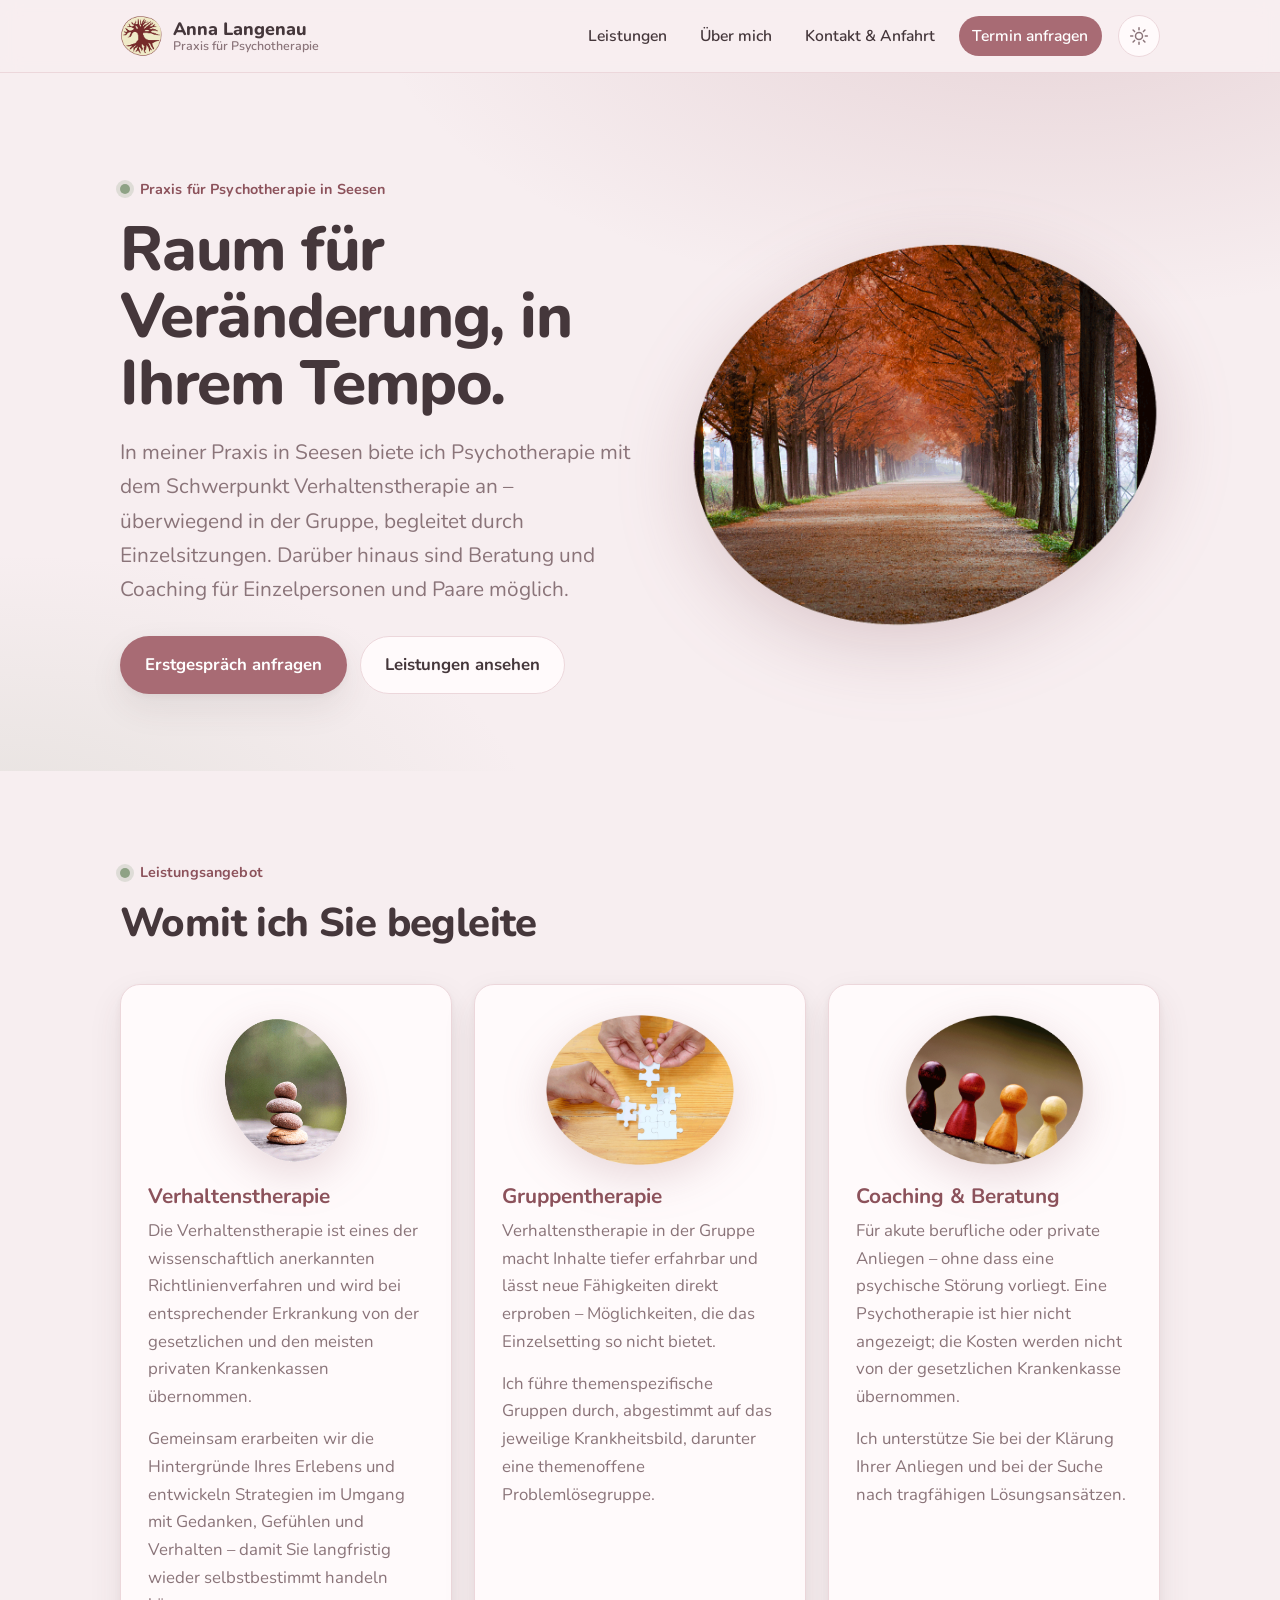
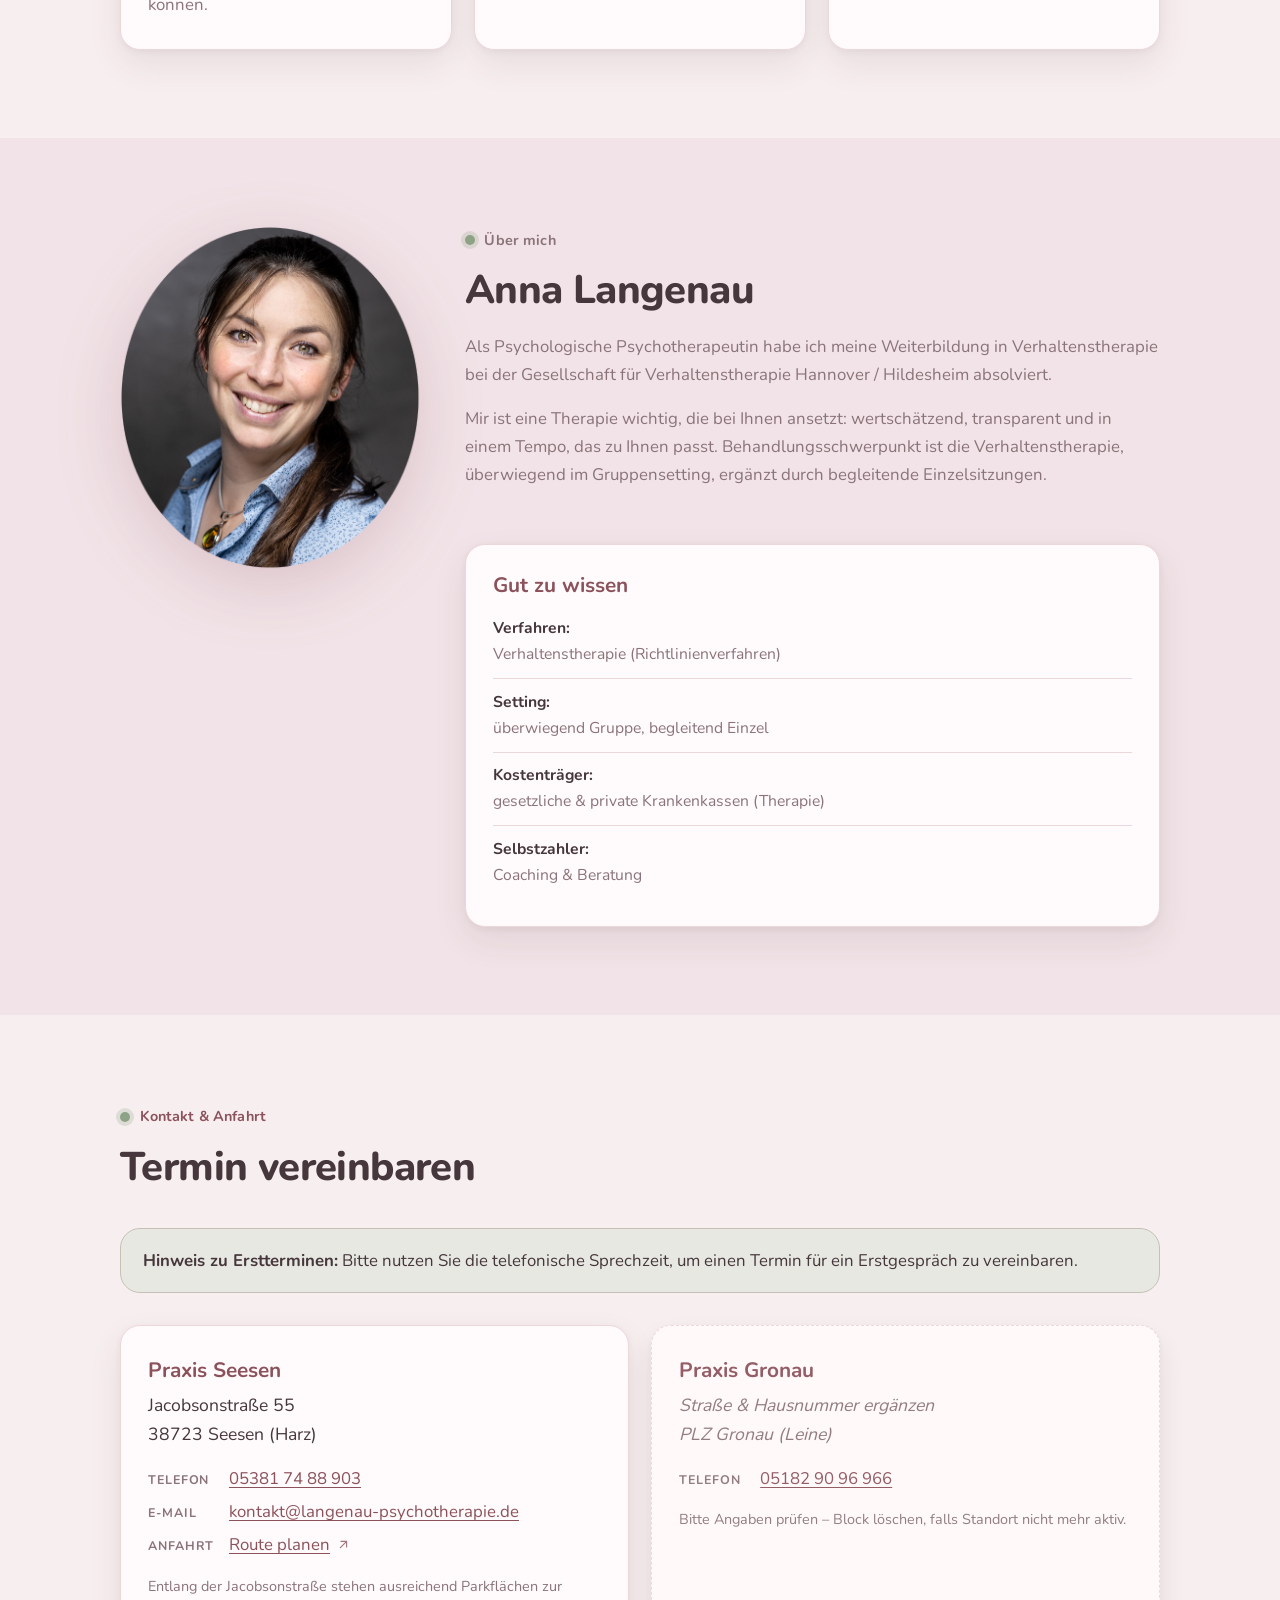
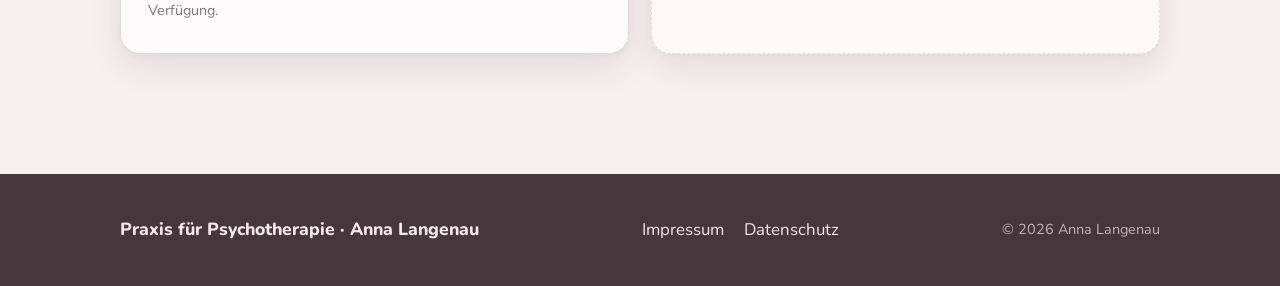
<file: index.html>
<!DOCTYPE html>
<html lang="de">
<head>
  <meta charset="UTF-8" />
  <meta name="viewport" content="width=device-width, initial-scale=1.0" />
  <title>Praxis für Psychotherapie · Anna Langenau · Seesen</title>
  <meta name="description" content="Praxis für Psychotherapie Anna Langenau in Seesen (Harz). Verhaltenstherapie, Gruppentherapie sowie Coaching & Beratung – mit Schwerpunkt Verhaltenstherapie." />
  <meta name="robots" content="noindex, nofollow" /> <!-- VORSCHAU: vor Go-Live auf "index, follow" zurücksetzen -->
  <meta property="og:type" content="website" />
  <meta property="og:title" content="Praxis für Psychotherapie · Anna Langenau" />
  <meta property="og:description" content="Verhaltenstherapie, Gruppentherapie, Coaching & Beratung in Seesen (Harz)." />
  <meta property="og:locale" content="de_DE" />
  <meta name="theme-color" content="#a86b74" />
  <link rel="icon" href="assets/favicon.svg" type="image/svg+xml" />
  <link rel="stylesheet" href="css/style.css" />
  <script>try{var t=localStorage.getItem("theme");if(t){document.documentElement.setAttribute("data-theme",t);}}catch(e){}</script>
</head>
<body>
  <a class="skip-link" href="#main">Zum Inhalt springen</a>

  <header class="site-header" id="top">
    <div class="wrap header-inner">
      <a class="brand" href="#top" aria-label="Startseite – Praxis Anna Langenau">
        <img class="brand-mark" src="assets/img/logo-mark.png" width="42" height="42" alt="" aria-hidden="true" />
        <span class="brand-text">
          <strong>Anna Langenau</strong>
          <small>Praxis für Psychotherapie</small>
        </span>
      </a>

      <div class="header-right">
        <nav class="site-nav" id="site-nav" aria-label="Hauptnavigation">
          <ul>
            <li><a href="#leistungen">Leistungen</a></li>
            <li><a href="#ueber-mich">Über mich</a></li>
            <li><a href="#kontakt">Kontakt &amp; Anfahrt</a></li>
            <li><a class="nav-cta" href="#kontakt">Termin anfragen</a></li>
          </ul>
        </nav>
        <button class="theme-toggle" type="button" aria-label="Zwischen hellem und dunklem Design wechseln" title="Hell / Dunkel">
          <svg class="icon-sun" viewBox="0 0 24 24" fill="none" stroke="currentColor" stroke-width="1.8" stroke-linecap="round" aria-hidden="true"><circle cx="12" cy="12" r="4.2"/><path d="M12 2v2.5M12 19.5V22M4.9 4.9l1.8 1.8M17.3 17.3l1.8 1.8M2 12h2.5M19.5 12H22M4.9 19.1l1.8-1.8M17.3 6.7l1.8-1.8"/></svg>
          <svg class="icon-moon" viewBox="0 0 24 24" fill="none" stroke="currentColor" stroke-width="1.8" stroke-linecap="round" stroke-linejoin="round" aria-hidden="true"><path d="M20 14.5A8.5 8.5 0 1 1 9.5 4a6.6 6.6 0 0 0 10.5 10.5z"/></svg>
        </button>
        <button class="nav-toggle" aria-expanded="false" aria-controls="site-nav" aria-label="Menü öffnen">
          <span></span><span></span><span></span>
        </button>
      </div>
    </div>
  </header>

  <main id="main">

    <!-- HERO -->
    <section class="hero">
      <div class="wrap hero-inner">
        <div class="hero-text">
          <p class="eyebrow">Praxis für Psychotherapie in Seesen</p>
          <h1>Raum für Veränderung, in Ihrem Tempo.</h1>
          <p class="lead">
            In meiner Praxis in Seesen biete ich Psychotherapie mit dem Schwerpunkt
            Verhaltenstherapie an – überwiegend in der Gruppe, begleitet durch
            Einzelsitzungen. Darüber hinaus sind Beratung und Coaching für
            Einzelpersonen und Paare möglich.
          </p>
          <div class="hero-actions">
            <a class="btn btn-primary" href="#kontakt">Erstgespräch anfragen</a>
            <a class="btn btn-ghost" href="#leistungen">Leistungen ansehen</a>
          </div>
        </div>
        <figure class="hero-media">
          <img src="assets/img/foto-start.png" width="1024" height="838"
               alt="Ruhige, einladende Atmosphäre der Praxis für Psychotherapie" />
        </figure>
      </div>
    </section>

    <!-- LEISTUNGEN -->
    <section id="leistungen" class="section">
      <div class="wrap">
        <header class="section-head">
          <p class="eyebrow">Leistungsangebot</p>
          <h2>Womit ich Sie begleite</h2>
        </header>

        <div class="cards">
          <article class="card">
            <figure class="card-media">
              <img src="assets/img/foto-verhaltenstherapie.png" width="461" height="550" loading="lazy"
                   alt="Verhaltenstherapie" />
            </figure>
            <h3>Verhaltenstherapie</h3>
            <p>
              Die Verhaltenstherapie ist eines der wissenschaftlich anerkannten
              Richtlinienverfahren und wird bei entsprechender Erkrankung von der
              gesetzlichen und den meisten privaten Krankenkassen übernommen.
            </p>
            <p>
              Gemeinsam erarbeiten wir die Hintergründe Ihres Erlebens und
              entwickeln Strategien im Umgang mit Gedanken, Gefühlen und Verhalten –
              damit Sie langfristig wieder selbstbestimmt handeln können.
            </p>
          </article>

          <article class="card">
            <figure class="card-media">
              <img src="assets/img/foto-gruppentherapie.png" width="1024" height="819" loading="lazy"
                   alt="Gruppentherapie" />
            </figure>
            <h3>Gruppentherapie</h3>
            <p>
              Verhaltenstherapie in der Gruppe macht Inhalte tiefer erfahrbar und
              lässt neue Fähigkeiten direkt erproben – Möglichkeiten, die das
              Einzelsetting so nicht bietet.
            </p>
            <p>
              Ich führe themenspezifische Gruppen durch, abgestimmt auf das jeweilige
              Krankheitsbild, darunter eine themenoffene Problemlösegruppe.
            </p>
          </article>

          <article class="card">
            <figure class="card-media">
              <img src="assets/img/foto-beratung-coaching.png" width="1024" height="857" loading="lazy"
                   alt="Coaching und Beratung" />
            </figure>
            <h3>Coaching &amp; Beratung</h3>
            <p>
              Für akute berufliche oder private Anliegen – ohne dass eine psychische
              Störung vorliegt. Eine Psychotherapie ist hier nicht angezeigt; die
              Kosten werden nicht von der gesetzlichen Krankenkasse übernommen.
            </p>
            <p>
              Ich unterstütze Sie bei der Klärung Ihrer Anliegen und bei der Suche
              nach tragfähigen Lösungsansätzen.
            </p>
          </article>
        </div>
      </div>
    </section>

    <!-- ÜBER MICH -->
    <section id="ueber-mich" class="section section-alt">
      <div class="wrap about">
        <figure class="about-photo">
          <img src="assets/img/anna-langenau.png" width="613" height="700" loading="lazy"
               alt="Anna Langenau, Psychologische Psychotherapeutin" />
        </figure>
        <div class="about-text">
          <p class="eyebrow">Über mich</p>
          <h2>Anna Langenau</h2>
          <p>
            Als Psychologische Psychotherapeutin habe ich meine Weiterbildung in
            Verhaltenstherapie bei der Gesellschaft für Verhaltenstherapie
            Hannover&nbsp;/&nbsp;Hildesheim absolviert.
          </p>
          <p>
            Mir ist eine Therapie wichtig, die bei Ihnen ansetzt: wertschätzend,
            transparent und in einem Tempo, das zu Ihnen passt. Behandlungsschwerpunkt
            ist die Verhaltenstherapie, überwiegend im Gruppensetting, ergänzt durch
            begleitende Einzelsitzungen.
          </p>
          <!-- TODO Anna: Hier gern 2–3 Sätze zu Werdegang, Schwerpunkten, Haltung ergänzen. -->
        </div>
        <aside class="about-aside">
          <h3>Gut zu wissen</h3>
          <ul class="facts">
            <li><strong>Verfahren:</strong> Verhaltenstherapie (Richtlinienverfahren)</li>
            <li><strong>Setting:</strong> überwiegend Gruppe, begleitend Einzel</li>
            <li><strong>Kostenträger:</strong> gesetzliche &amp; private Krankenkassen (Therapie)</li>
            <li><strong>Selbstzahler:</strong> Coaching &amp; Beratung</li>
          </ul>
        </aside>
      </div>
    </section>

    <!-- KONTAKT -->
    <section id="kontakt" class="section">
      <div class="wrap">
        <header class="section-head">
          <p class="eyebrow">Kontakt &amp; Anfahrt</p>
          <h2>Termin vereinbaren</h2>
        </header>

        <div class="contact-note">
          <p>
            <strong>Hinweis zu Erstterminen:</strong> Bitte nutzen Sie die
            telefonische Sprechzeit, um einen Termin für ein Erstgespräch zu
            vereinbaren.
          </p>
        </div>

        <div class="contact-grid">
          <article class="location">
            <h3>Praxis Seesen</h3>
            <address>
              Jacobsonstraße&nbsp;55<br />
              38723&nbsp;Seesen (Harz)
            </address>
            <p class="loc-row">
              <span class="loc-label">Telefon</span>
              <a href="tel:+4953817488903">05381&nbsp;74&nbsp;88&nbsp;903</a>
            </p>
            <p class="loc-row">
              <span class="loc-label">E-Mail</span>
              <a href="mailto:kontakt@langenau-psychotherapie.de">kontakt@langenau-psychotherapie.de</a>
            </p>
            <p class="loc-row">
              <span class="loc-label">Anfahrt</span>
              <a class="route-link" href="https://www.google.com/maps/dir/?api=1&amp;destination=Jacobsonstra%C3%9Fe%2055%2C%2038723%20Seesen" target="_blank" rel="noopener noreferrer">Route planen
                <svg viewBox="0 0 24 24" width="15" height="15" fill="none" stroke="currentColor" stroke-width="1.8" stroke-linecap="round" stroke-linejoin="round" aria-hidden="true"><path d="M7 17 17 7M8 7h9v9"/></svg>
              </a>
            </p>
            <p class="loc-hint">Entlang der Jacobsonstraße stehen ausreichend Parkflächen zur Verfügung.</p>
          </article>

          <!-- TODO Anna: Zweite Praxis Gronau – Adresse ergänzen oder diesen Block löschen,
               falls der Standort nicht mehr besteht. -->
          <article class="location is-placeholder">
            <h3>Praxis Gronau</h3>
            <address>
              <em>Straße &amp; Hausnummer ergänzen</em><br />
              <em>PLZ Gronau (Leine)</em>
            </address>
            <p class="loc-row">
              <span class="loc-label">Telefon</span>
              <a href="tel:+49518290 96966">05182&nbsp;90&nbsp;96&nbsp;966</a>
            </p>
            <p class="loc-hint">Bitte Angaben prüfen – Block löschen, falls Standort nicht mehr aktiv.</p>
          </article>
        </div>
      </div>
    </section>
  </main>

  <footer class="site-footer">
    <div class="wrap footer-inner">
      <p class="footer-brand">Praxis für Psychotherapie · Anna Langenau</p>
      <nav aria-label="Rechtliches">
        <ul class="footer-nav">
          <li><a href="impressum.html">Impressum</a></li>
          <li><a href="datenschutz.html">Datenschutz</a></li>
        </ul>
      </nav>
      <p class="footer-copy">&copy; <span id="year">2026</span> Anna Langenau</p>
    </div>
  </footer>

  <script src="js/main.js" defer></script>
</body>
</html>
</file>
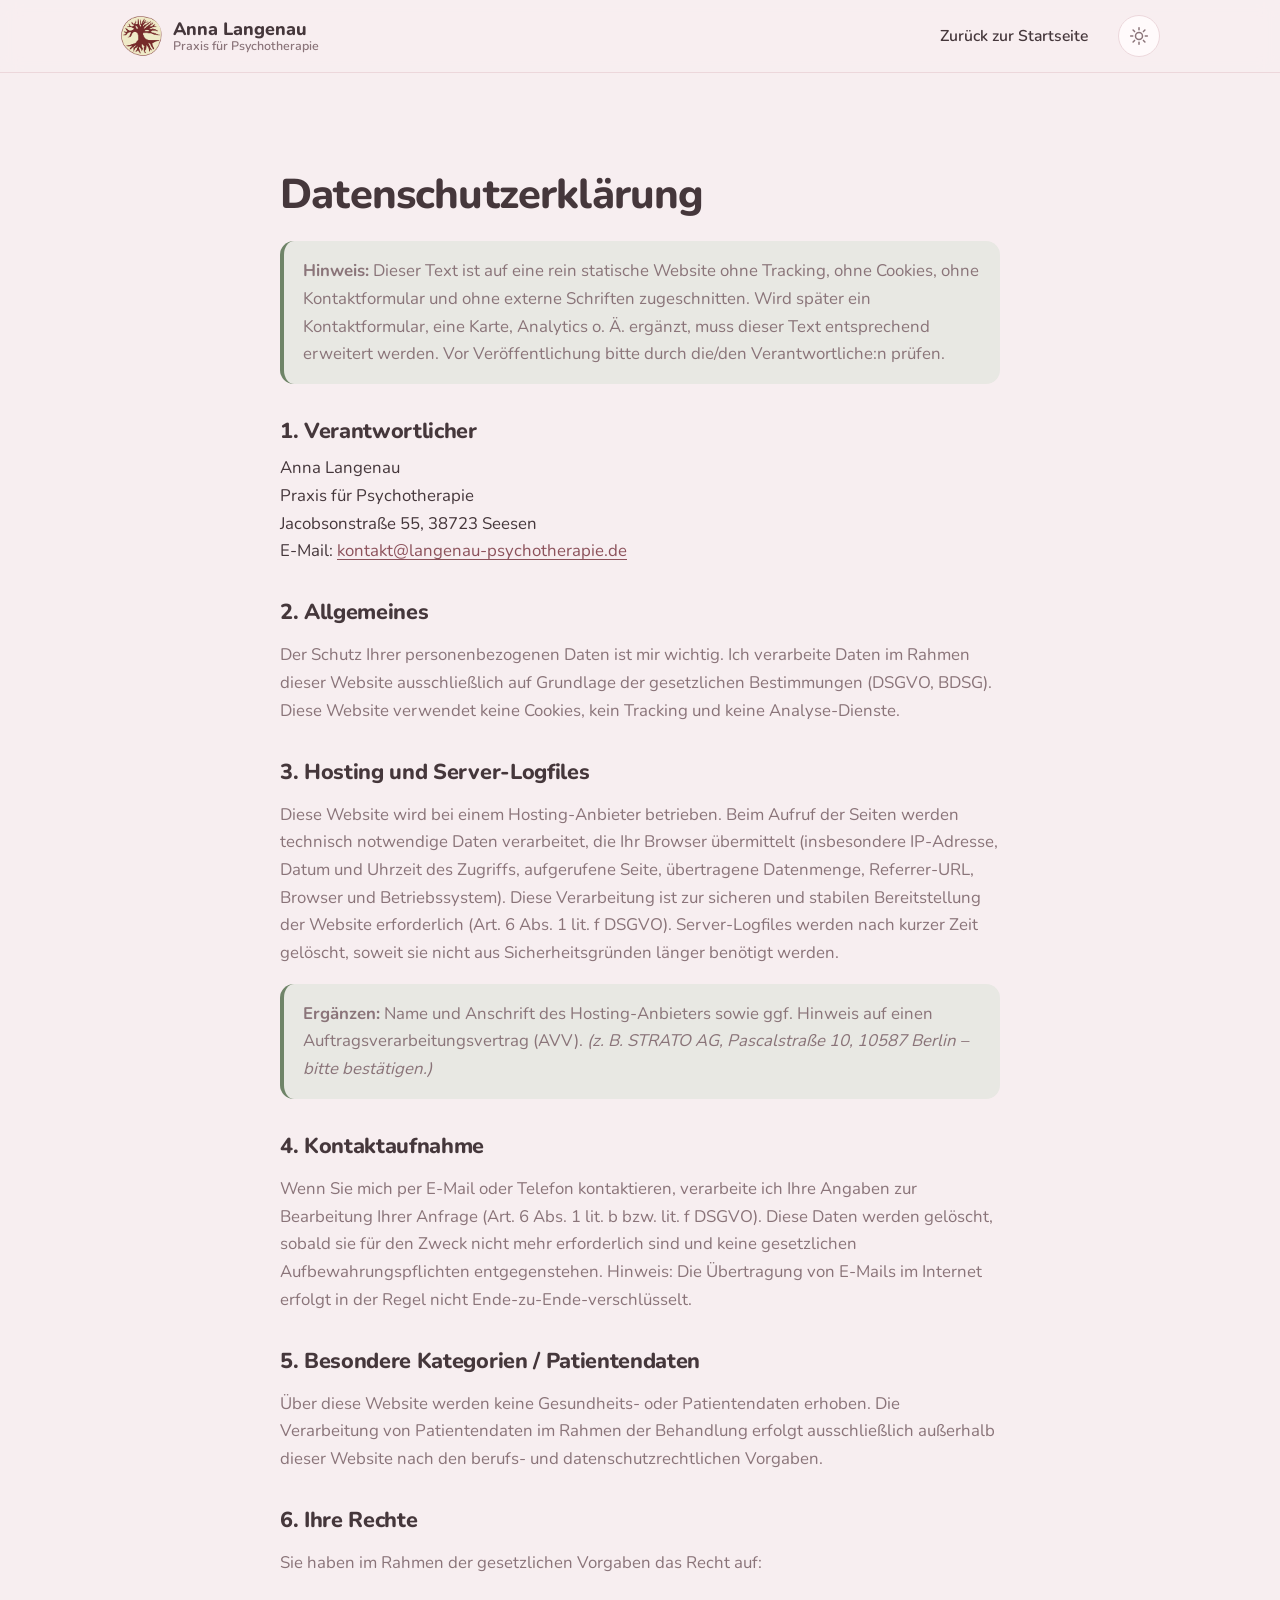
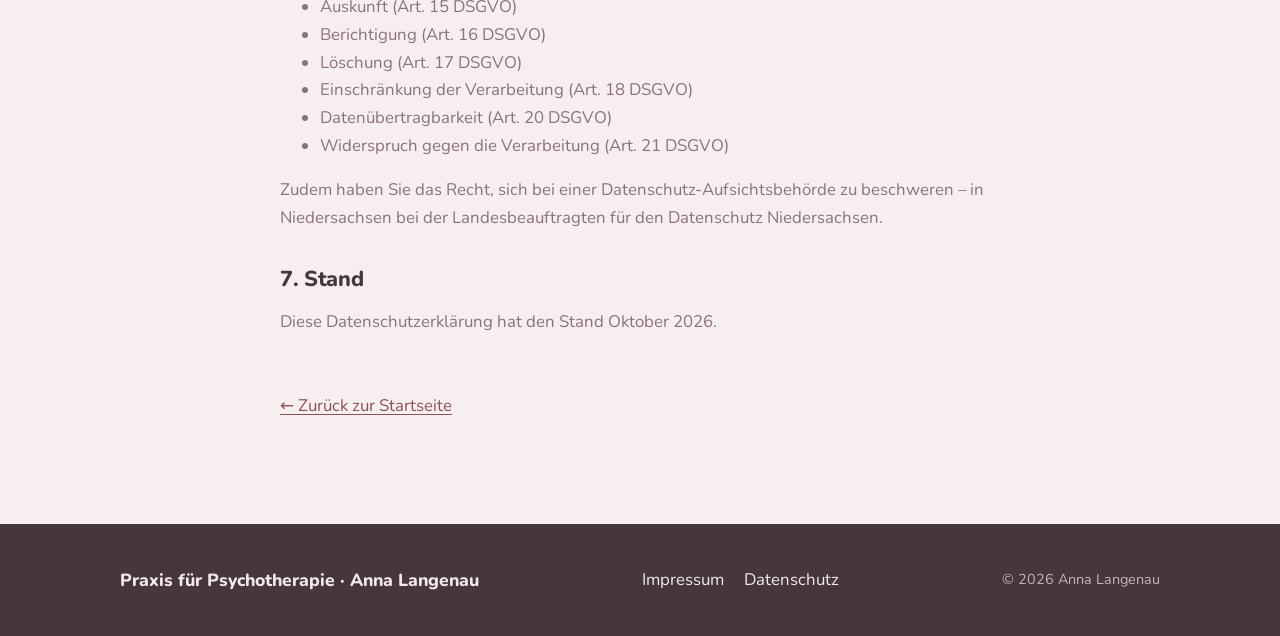
<file: datenschutz.html>
<!DOCTYPE html>
<html lang="de">
<head>
  <meta charset="UTF-8" />
  <meta name="viewport" content="width=device-width, initial-scale=1.0" />
  <title>Datenschutz · Praxis für Psychotherapie Anna Langenau</title>
  <meta name="description" content="Datenschutzerklärung der Praxis für Psychotherapie Anna Langenau, Seesen." />
  <meta name="robots" content="noindex, nofollow" /> <!-- VORSCHAU: vor Go-Live auf "index, follow" zurücksetzen -->
  <meta name="theme-color" content="#a86b74" />
  <link rel="icon" href="assets/favicon.svg" type="image/svg+xml" />
  <link rel="stylesheet" href="css/style.css" />
  <script>try{var t=localStorage.getItem("theme");if(t){document.documentElement.setAttribute("data-theme",t);}}catch(e){}</script>
</head>
<body>
  <a class="skip-link" href="#main">Zum Inhalt springen</a>

  <header class="site-header" id="top">
    <div class="wrap header-inner">
      <a class="brand" href="index.html" aria-label="Zur Startseite">
        <img class="brand-mark" src="assets/img/logo-mark.png" width="42" height="42" alt="" aria-hidden="true" />
        <span class="brand-text">
          <strong>Anna Langenau</strong>
          <small>Praxis für Psychotherapie</small>
        </span>
      </a>
      <div class="header-right">
        <nav class="site-nav" aria-label="Hauptnavigation">
          <ul><li><a href="index.html">Zurück zur Startseite</a></li></ul>
        </nav>
        <button class="theme-toggle" type="button" aria-label="Zwischen hellem und dunklem Design wechseln" title="Hell / Dunkel">
          <svg class="icon-sun" viewBox="0 0 24 24" fill="none" stroke="currentColor" stroke-width="1.8" stroke-linecap="round" aria-hidden="true"><circle cx="12" cy="12" r="4.2"/><path d="M12 2v2.5M12 19.5V22M4.9 4.9l1.8 1.8M17.3 17.3l1.8 1.8M2 12h2.5M19.5 12H22M4.9 19.1l1.8-1.8M17.3 6.7l1.8-1.8"/></svg>
          <svg class="icon-moon" viewBox="0 0 24 24" fill="none" stroke="currentColor" stroke-width="1.8" stroke-linecap="round" stroke-linejoin="round" aria-hidden="true"><path d="M20 14.5A8.5 8.5 0 1 1 9.5 4a6.6 6.6 0 0 0 10.5 10.5z"/></svg>
        </button>
      </div>
    </div>
  </header>

  <main id="main" class="legal">
    <div class="wrap">
      <h1>Datenschutzerklärung</h1>

      <p class="todo">
        <strong>Hinweis:</strong> Dieser Text ist auf eine rein statische Website
        ohne Tracking, ohne Cookies, ohne Kontaktformular und ohne externe Schriften
        zugeschnitten. Wird später ein Kontaktformular, eine Karte, Analytics o.&nbsp;Ä.
        ergänzt, muss dieser Text entsprechend erweitert werden. Vor Veröffentlichung
        bitte durch die/den Verantwortliche:n prüfen.
      </p>

      <h2>1. Verantwortlicher</h2>
      <address>
        Anna Langenau<br />
        Praxis für Psychotherapie<br />
        Jacobsonstraße 55, 38723 Seesen<br />
        E-Mail: <a href="mailto:kontakt@langenau-psychotherapie.de">kontakt@langenau-psychotherapie.de</a>
      </address>

      <h2>2. Allgemeines</h2>
      <p>
        Der Schutz Ihrer personenbezogenen Daten ist mir wichtig. Ich verarbeite Daten
        im Rahmen dieser Website ausschließlich auf Grundlage der gesetzlichen
        Bestimmungen (DSGVO, BDSG). Diese Website verwendet keine Cookies, kein
        Tracking und keine Analyse-Dienste.
      </p>

      <h2>3. Hosting und Server-Logfiles</h2>
      <p>
        Diese Website wird bei einem Hosting-Anbieter betrieben. Beim Aufruf der Seiten
        werden technisch notwendige Daten verarbeitet, die Ihr Browser übermittelt
        (insbesondere IP-Adresse, Datum und Uhrzeit des Zugriffs, aufgerufene Seite,
        übertragene Datenmenge, Referrer-URL, Browser und Betriebssystem). Diese
        Verarbeitung ist zur sicheren und stabilen Bereitstellung der Website
        erforderlich (Art.&nbsp;6 Abs.&nbsp;1 lit.&nbsp;f DSGVO). Server-Logfiles werden
        nach kurzer Zeit gelöscht, soweit sie nicht aus Sicherheitsgründen länger
        benötigt werden.
      </p>
      <p class="todo">
        <strong>Ergänzen:</strong> Name und Anschrift des Hosting-Anbieters sowie ggf.
        Hinweis auf einen Auftragsverarbeitungsvertrag (AVV).
        <em>(z.&nbsp;B. STRATO AG, Pascalstraße 10, 10587 Berlin – bitte bestätigen.)</em>
      </p>

      <h2>4. Kontaktaufnahme</h2>
      <p>
        Wenn Sie mich per E-Mail oder Telefon kontaktieren, verarbeite ich Ihre Angaben
        zur Bearbeitung Ihrer Anfrage (Art.&nbsp;6 Abs.&nbsp;1 lit.&nbsp;b bzw.
        lit.&nbsp;f DSGVO). Diese Daten werden gelöscht, sobald sie für den Zweck nicht
        mehr erforderlich sind und keine gesetzlichen Aufbewahrungspflichten
        entgegenstehen. Hinweis: Die Übertragung von E-Mails im Internet erfolgt in der
        Regel nicht Ende-zu-Ende-verschlüsselt.
      </p>

      <h2>5. Besondere Kategorien / Patientendaten</h2>
      <p>
        Über diese Website werden keine Gesundheits- oder Patientendaten erhoben. Die
        Verarbeitung von Patientendaten im Rahmen der Behandlung erfolgt ausschließlich
        außerhalb dieser Website nach den berufs- und datenschutzrechtlichen Vorgaben.
      </p>

      <h2>6. Ihre Rechte</h2>
      <p>Sie haben im Rahmen der gesetzlichen Vorgaben das Recht auf:</p>
      <ul>
        <li>Auskunft (Art.&nbsp;15 DSGVO)</li>
        <li>Berichtigung (Art.&nbsp;16 DSGVO)</li>
        <li>Löschung (Art.&nbsp;17 DSGVO)</li>
        <li>Einschränkung der Verarbeitung (Art.&nbsp;18 DSGVO)</li>
        <li>Datenübertragbarkeit (Art.&nbsp;20 DSGVO)</li>
        <li>Widerspruch gegen die Verarbeitung (Art.&nbsp;21 DSGVO)</li>
      </ul>
      <p>
        Zudem haben Sie das Recht, sich bei einer Datenschutz-Aufsichtsbehörde zu
        beschweren – in Niedersachsen bei der Landesbeauftragten für den Datenschutz
        Niedersachsen.
      </p>

      <h2>7. Stand</h2>
      <p>Diese Datenschutzerklärung hat den Stand Oktober 2026.</p>

      <a class="back-link" href="index.html">&larr; Zurück zur Startseite</a>
    </div>
  </main>

  <footer class="site-footer">
    <div class="wrap footer-inner">
      <p class="footer-brand">Praxis für Psychotherapie · Anna Langenau</p>
      <nav aria-label="Rechtliches">
        <ul class="footer-nav">
          <li><a href="impressum.html">Impressum</a></li>
          <li><a href="datenschutz.html">Datenschutz</a></li>
        </ul>
      </nav>
      <p class="footer-copy">&copy; <span id="year">2026</span> Anna Langenau</p>
    </div>
  </footer>
  <script src="js/main.js" defer></script>
</body>
</html>
</file>
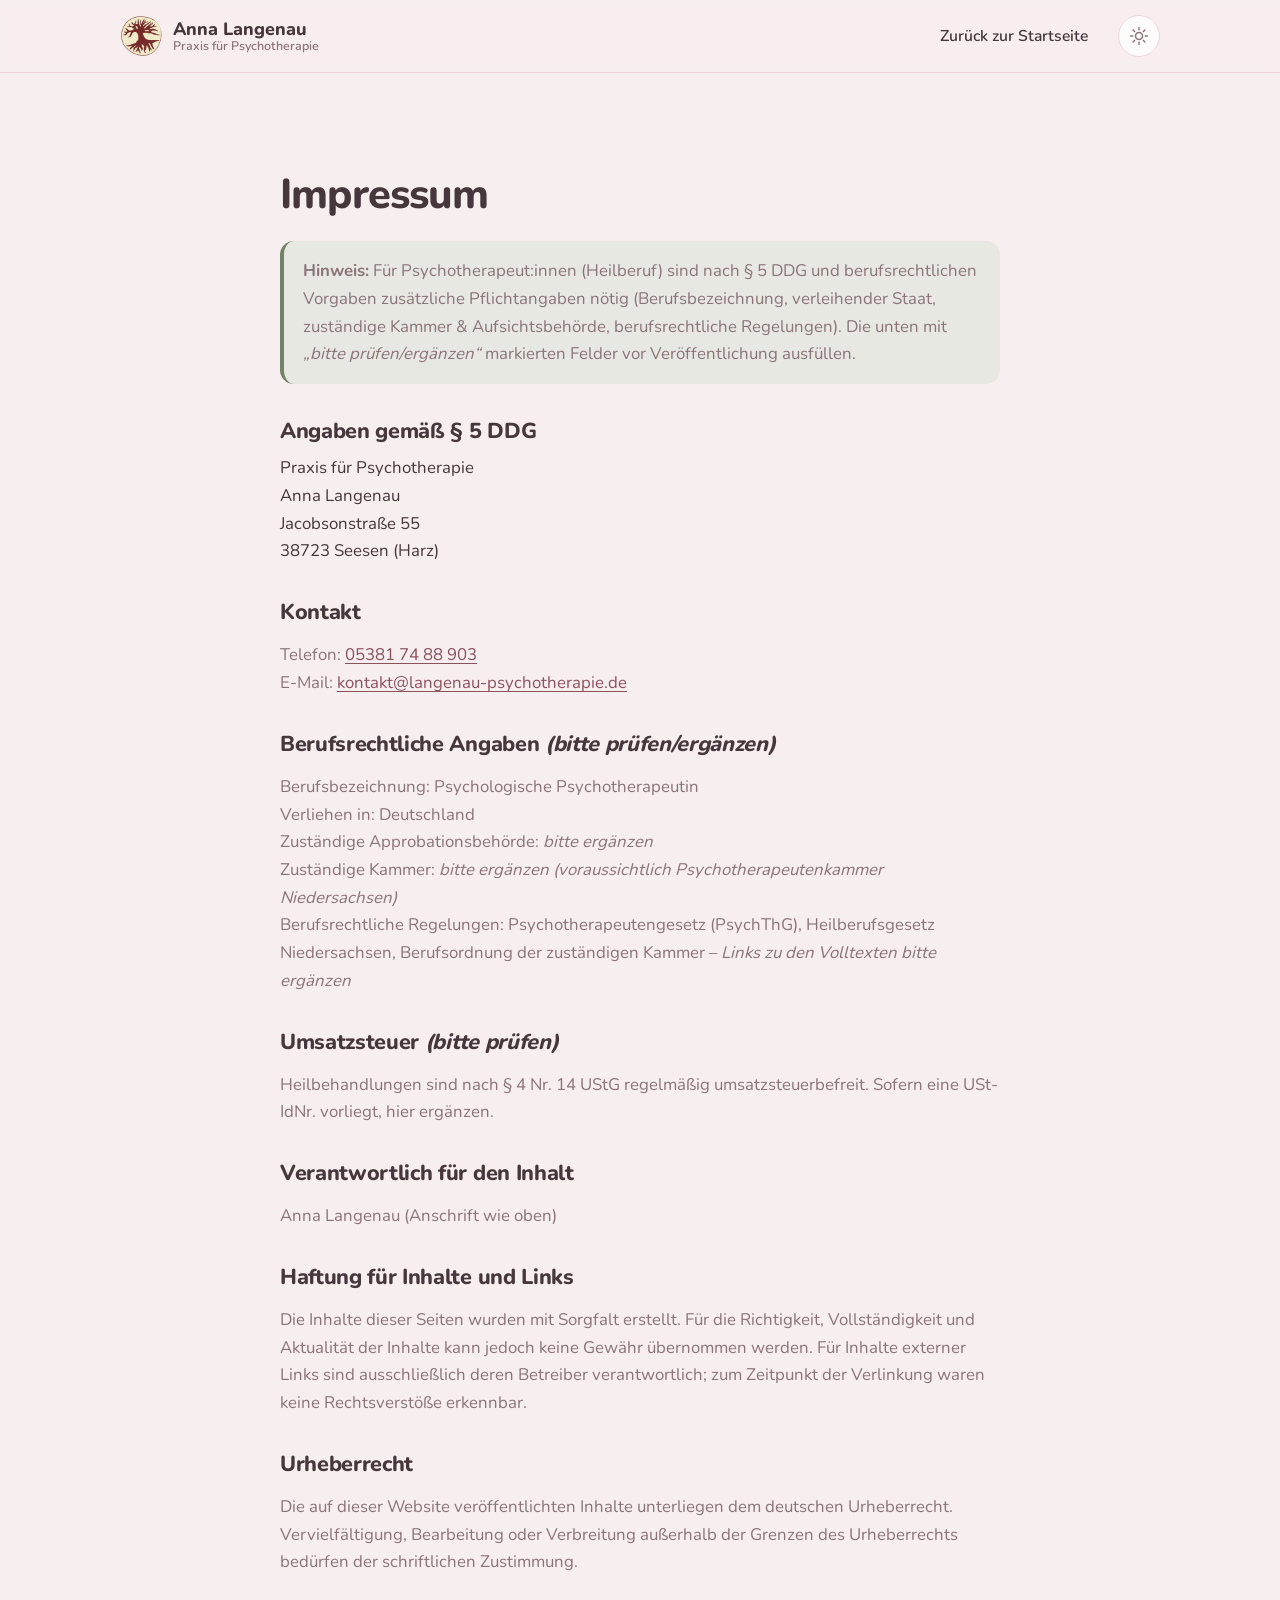
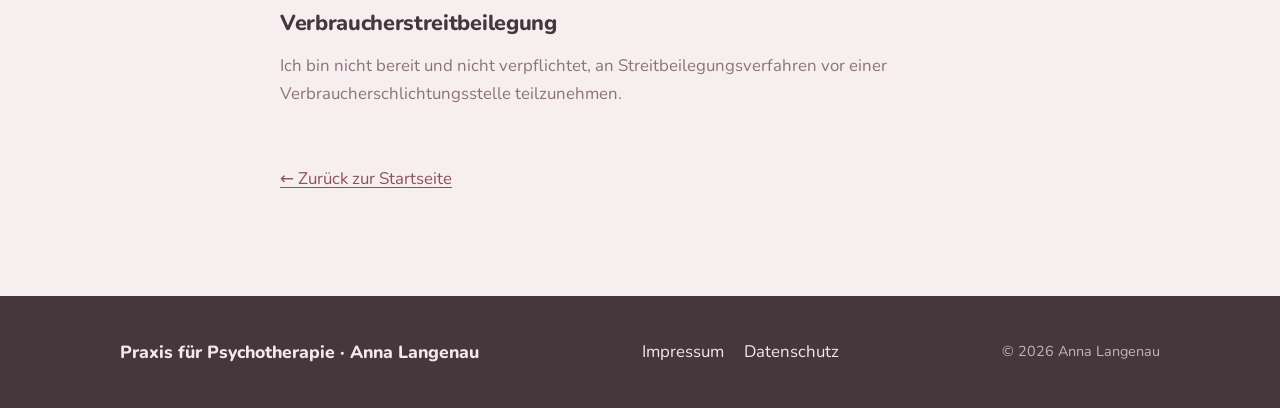
<file: impressum.html>
<!DOCTYPE html>
<html lang="de">
<head>
  <meta charset="UTF-8" />
  <meta name="viewport" content="width=device-width, initial-scale=1.0" />
  <title>Impressum · Praxis für Psychotherapie Anna Langenau</title>
  <meta name="description" content="Impressum und Anbieterkennzeichnung der Praxis für Psychotherapie Anna Langenau, Seesen." />
  <meta name="robots" content="noindex, nofollow" /> <!-- VORSCHAU: vor Go-Live auf "index, follow" zurücksetzen -->
  <meta name="theme-color" content="#a86b74" />
  <link rel="icon" href="assets/favicon.svg" type="image/svg+xml" />
  <link rel="stylesheet" href="css/style.css" />
  <script>try{var t=localStorage.getItem("theme");if(t){document.documentElement.setAttribute("data-theme",t);}}catch(e){}</script>
</head>
<body>
  <a class="skip-link" href="#main">Zum Inhalt springen</a>

  <header class="site-header" id="top">
    <div class="wrap header-inner">
      <a class="brand" href="index.html" aria-label="Zur Startseite">
        <img class="brand-mark" src="assets/img/logo-mark.png" width="42" height="42" alt="" aria-hidden="true" />
        <span class="brand-text">
          <strong>Anna Langenau</strong>
          <small>Praxis für Psychotherapie</small>
        </span>
      </a>
      <div class="header-right">
        <nav class="site-nav" aria-label="Hauptnavigation">
          <ul><li><a href="index.html">Zurück zur Startseite</a></li></ul>
        </nav>
        <button class="theme-toggle" type="button" aria-label="Zwischen hellem und dunklem Design wechseln" title="Hell / Dunkel">
          <svg class="icon-sun" viewBox="0 0 24 24" fill="none" stroke="currentColor" stroke-width="1.8" stroke-linecap="round" aria-hidden="true"><circle cx="12" cy="12" r="4.2"/><path d="M12 2v2.5M12 19.5V22M4.9 4.9l1.8 1.8M17.3 17.3l1.8 1.8M2 12h2.5M19.5 12H22M4.9 19.1l1.8-1.8M17.3 6.7l1.8-1.8"/></svg>
          <svg class="icon-moon" viewBox="0 0 24 24" fill="none" stroke="currentColor" stroke-width="1.8" stroke-linecap="round" stroke-linejoin="round" aria-hidden="true"><path d="M20 14.5A8.5 8.5 0 1 1 9.5 4a6.6 6.6 0 0 0 10.5 10.5z"/></svg>
        </button>
      </div>
    </div>
  </header>

  <main id="main" class="legal">
    <div class="wrap">
      <h1>Impressum</h1>

      <p class="todo">
        <strong>Hinweis:</strong> Für Psychotherapeut:innen (Heilberuf) sind nach
        §&nbsp;5 DDG und berufsrechtlichen Vorgaben zusätzliche Pflichtangaben nötig
        (Berufsbezeichnung, verleihender Staat, zuständige Kammer &amp; Aufsichtsbehörde,
        berufsrechtliche Regelungen). Die unten mit <em>„bitte prüfen/ergänzen“</em>
        markierten Felder vor Veröffentlichung ausfüllen.
      </p>

      <h2>Angaben gemäß § 5 DDG</h2>
      <address>
        Praxis für Psychotherapie<br />
        Anna Langenau<br />
        Jacobsonstraße 55<br />
        38723 Seesen (Harz)
      </address>

      <h2>Kontakt</h2>
      <p>
        Telefon: <a href="tel:+4953817488903">05381 74 88 903</a><br />
        E-Mail: <a href="mailto:kontakt@langenau-psychotherapie.de">kontakt@langenau-psychotherapie.de</a>
      </p>

      <h2>Berufsrechtliche Angaben <em>(bitte prüfen/ergänzen)</em></h2>
      <p>
        Berufsbezeichnung: Psychologische Psychotherapeutin<br />
        Verliehen in: Deutschland<br />
        Zuständige Approbationsbehörde: <em>bitte ergänzen</em><br />
        Zuständige Kammer: <em>bitte ergänzen (voraussichtlich Psychotherapeutenkammer Niedersachsen)</em><br />
        Berufsrechtliche Regelungen: Psychotherapeutengesetz (PsychThG), Heilberufsgesetz
        Niedersachsen, Berufsordnung der zuständigen Kammer –
        <em>Links zu den Volltexten bitte ergänzen</em>
      </p>

      <h2>Umsatzsteuer <em>(bitte prüfen)</em></h2>
      <p>
        Heilbehandlungen sind nach §&nbsp;4 Nr.&nbsp;14 UStG regelmäßig
        umsatzsteuerbefreit. Sofern eine USt-IdNr. vorliegt, hier ergänzen.
      </p>

      <h2>Verantwortlich für den Inhalt</h2>
      <p>Anna Langenau (Anschrift wie oben)</p>

      <h2>Haftung für Inhalte und Links</h2>
      <p>
        Die Inhalte dieser Seiten wurden mit Sorgfalt erstellt. Für die Richtigkeit,
        Vollständigkeit und Aktualität der Inhalte kann jedoch keine Gewähr übernommen
        werden. Für Inhalte externer Links sind ausschließlich deren Betreiber
        verantwortlich; zum Zeitpunkt der Verlinkung waren keine Rechtsverstöße
        erkennbar.
      </p>

      <h2>Urheberrecht</h2>
      <p>
        Die auf dieser Website veröffentlichten Inhalte unterliegen dem deutschen
        Urheberrecht. Vervielfältigung, Bearbeitung oder Verbreitung außerhalb der
        Grenzen des Urheberrechts bedürfen der schriftlichen Zustimmung.
      </p>

      <h2>Verbraucherstreitbeilegung</h2>
      <p>
        Ich bin nicht bereit und nicht verpflichtet, an Streitbeilegungsverfahren vor
        einer Verbraucherschlichtungsstelle teilzunehmen.
      </p>

      <a class="back-link" href="index.html">&larr; Zurück zur Startseite</a>
    </div>
  </main>

  <footer class="site-footer">
    <div class="wrap footer-inner">
      <p class="footer-brand">Praxis für Psychotherapie · Anna Langenau</p>
      <nav aria-label="Rechtliches">
        <ul class="footer-nav">
          <li><a href="impressum.html">Impressum</a></li>
          <li><a href="datenschutz.html">Datenschutz</a></li>
        </ul>
      </nav>
      <p class="footer-copy">&copy; <span id="year">2026</span> Anna Langenau</p>
    </div>
  </footer>
  <script src="js/main.js" defer></script>
</body>
</html>
</file>
<file: css/style.css>
/* ============================================================
   Praxis für Psychotherapie – Anna Langenau
   Entwurf „Geborgen“: weiche Rundungen, Blush & Salbei, Nunito.
   Statisch, dependency-frei. Schriften lokal gehostet (DSGVO-sauber).
   ============================================================ */

/* Nunito – freundliche Rundgrotesk (SIL OFL), self-hosted, variabel 400–800. */
@font-face {
  font-family: "Nunito";
  font-style: normal;
  font-weight: 400 800;
  font-display: swap;
  src: url("../assets/fonts/nunito-latin.woff2") format("woff2");
  unicode-range: U+0000-00FF, U+0131, U+0152-0153, U+02BB-02BC, U+02C6, U+02DA,
    U+02DC, U+0304, U+0308, U+0329, U+2000-206F, U+20AC, U+2122, U+2191, U+2193,
    U+2212, U+2215, U+FEFF, U+FFFD;
}
@font-face {
  font-family: "Nunito";
  font-style: normal;
  font-weight: 400 800;
  font-display: swap;
  src: url("../assets/fonts/nunito-latin-ext.woff2") format("woff2");
  unicode-range: U+0100-02BA, U+02BD-02C5, U+02C7-02CC, U+02CE-02D7, U+02DD-02FF,
    U+0304, U+0308, U+0329, U+1D00-1DBF, U+1E00-1E9F, U+1EF2-1EFF, U+2020,
    U+20A0-20AB, U+20AD-20C4, U+2113, U+2C60-2C7F, U+A720-A7FF;
}

:root {
  /* „Geborgen“: weiches Blush als Grund, Altrosa als Marke, Salbei als Ruhepol. */
  --paper:      #f7eef0;   /* Blush-Grund */
  --paper-2:    #f1e3e7;   /* tieferes Blush (alt. Abschnitte) */
  --white:      #fffafb;   /* warmes Weiß für Karten */
  --ink:        #45373b;   /* dunkles Pflaumen-Braun (Text) */
  --ink-soft:   #8a7479;   /* gedämpftes Mauve */
  --primary:    #a86b74;   /* Altrosa – Markenfarbe */
  --primary-d:  #8c525b;   /* dunkleres Altrosa (Text/Hover, Kontrast) */
  --primary-l:  #c58f97;
  --accent:     #8ea285;   /* Salbei – zweite Farbe / Fokus */
  --accent-d:   #6f8468;
  --line:       #ecd7db;   /* zarte Rosalinie */
  --footer-bg:  #45373b;   /* dunkles Pflaum für den Fuß */
  --footer-fg:  #f3e8ec;
  --footer-soft:#c9b2b9;

  --maxw: 1080px;
  --radius: 20px;
  --radius-sm: 14px;
  --shadow: 0 2px 6px rgba(80,50,58,.06), 0 14px 34px rgba(80,50,58,.09);

  --display: "Nunito", "Segoe UI", system-ui, sans-serif;
  --sans: "Nunito", system-ui, -apple-system, "Segoe UI", Roboto, "Helvetica Neue", Arial, sans-serif;
}

::selection { background: color-mix(in srgb, var(--primary) 28%, transparent); color: var(--ink); }

/* Dunkel-Werte: automatisch nach OS-Vorgabe … */
@media (prefers-color-scheme: dark) {
  :root:not([data-theme="light"]) {
    --paper:    #241c20;
    --paper-2:  #2b2126;
    --white:    #2b2126;
    --ink:      #f1e6ea;
    --ink-soft: #c0a7ae;
    --primary:  #cd8d96;
    --primary-d: #de9ca5;
    --primary-l: #e2b0b7;
    --accent:   #9fb295;
    --accent-d: #b3c4aa;
    --line:     #3a2f35;
    --footer-bg: #1b1418;
    --footer-fg: #f1e6ea;
    --footer-soft: #b49ba3;
    --shadow: 0 2px 6px rgba(0,0,0,.35), 0 16px 38px rgba(0,0,0,.45);
    color-scheme: dark;
  }
}
/* … und manuell per Umschalter erzwungen (gleiche Werte). */
:root[data-theme="dark"] {
  --paper:    #241c20;
  --paper-2:  #2b2126;
  --white:    #2b2126;
  --ink:      #f1e6ea;
  --ink-soft: #c0a7ae;
  --primary:  #cd8d96;
  --primary-d: #de9ca5;
  --primary-l: #e2b0b7;
  --accent:   #9fb295;
  --accent-d: #b3c4aa;
  --line:     #3a2f35;
  --footer-bg: #1b1418;
  --footer-fg: #f1e6ea;
  --footer-soft: #b49ba3;
  --shadow: 0 2px 6px rgba(0,0,0,.35), 0 16px 38px rgba(0,0,0,.45);
  color-scheme: dark;
}
/* Auf hellem Altrosa (Dunkelmodus) dunkler Button-Text für Kontrast. */
@media (prefers-color-scheme: dark) {
  :root:not([data-theme="light"]) .btn-primary,
  :root:not([data-theme="light"]) .site-nav .nav-cta { color: #241c20; }
}
:root[data-theme="dark"] .btn-primary,
:root[data-theme="dark"] .site-nav .nav-cta { color: #241c20; }

* { box-sizing: border-box; }

html { scroll-behavior: smooth; }
@media (prefers-reduced-motion: reduce) {
  html { scroll-behavior: auto; }
  * { animation: none !important; transition: none !important; }
}

body {
  margin: 0;
  font-family: var(--sans);
  color: var(--ink);
  background: var(--paper);
  line-height: 1.65;
  font-size: 1.05rem;
  -webkit-font-smoothing: antialiased;
  text-rendering: optimizeLegibility;
}

.wrap { width: 100%; max-width: var(--maxw); margin-inline: auto; padding-inline: 1.25rem; }

h1, h2, h3 { font-family: var(--display); color: var(--ink); text-wrap: balance; }
h1 { font-weight: 800; font-size: clamp(2.3rem, 5.4vw, 3.9rem); line-height: 1.07; letter-spacing: -.02em; }
h2 { font-weight: 800; font-size: clamp(1.7rem, 3.4vw, 2.5rem); line-height: 1.12; letter-spacing: -.015em; margin: 0 0 .5em; }
h3 { font-weight: 700; font-size: 1.3rem; line-height: 1.25; margin: 0 0 .5rem; }

a { color: var(--primary-d); text-underline-offset: 3px; }
a:hover { color: var(--primary); }

:focus-visible { outline: 3px solid var(--accent-d); outline-offset: 3px; border-radius: 6px; }

.eyebrow {
  display: inline-flex; align-items: center; gap: .6rem;
  font-size: .9rem; font-weight: 700; color: var(--primary-d);
  letter-spacing: .01em; margin: 0 0 1rem;
}
.eyebrow::before { content: ""; width: 10px; height: 10px; border-radius: 50%;
  background: var(--accent); box-shadow: 0 0 0 4px color-mix(in srgb, var(--accent) 24%, transparent); flex: none; }

/* ---------- Skip link ---------- */
.skip-link {
  position: absolute; left: -999px; top: 0; z-index: 100;
  background: var(--primary); color: #fff; padding: .7rem 1.1rem; border-radius: 0 0 12px 0;
}
.skip-link:focus { left: 0; }

/* ---------- Header ---------- */
.site-header {
  position: sticky; top: 0; z-index: 50;
  background: color-mix(in srgb, var(--paper) 85%, transparent);
  backdrop-filter: saturate(150%) blur(10px);
  border-bottom: 1px solid var(--line);
}
.header-inner { display: flex; align-items: center; justify-content: space-between; min-height: 72px; gap: 1rem; }

.brand { display: inline-flex; align-items: center; gap: .7rem; text-decoration: none; color: var(--ink); }
.brand-mark { width: 42px; height: 42px; flex: none; display: block; border-radius: 50%; }
/* Im Dunkelmodus die helle Creme-Scheibe minimal beruhigen. */
@media (prefers-color-scheme: dark) { :root:not([data-theme="light"]) .brand-mark { filter: brightness(.96); } }
:root[data-theme="dark"] .brand-mark { filter: brightness(.96); }
.brand-text { display: flex; flex-direction: column; line-height: 1.12; }
.brand-text strong { font-family: var(--display); font-weight: 800; font-size: 1.12rem; }
.brand-text small { color: var(--ink-soft); font-size: .78rem; font-weight: 600; }

.site-nav ul { list-style: none; display: flex; gap: .35rem; margin: 0; padding: 0; align-items: center; }
.site-nav a { text-decoration: none; color: var(--ink); padding: .55rem .85rem; border-radius: 999px; font-size: .98rem; font-weight: 600; }
.site-nav a:hover { background: var(--paper-2); color: var(--primary-d); }
.site-nav .nav-cta { background: var(--primary); color: #fff; margin-left: .3rem; }
.site-nav .nav-cta:hover { background: var(--primary-d); color: #fff; }

/* Hell/Dunkel-Umschalter */
.theme-toggle {
  display: inline-grid; place-items: center; width: 42px; height: 42px;
  border: 1px solid var(--line); border-radius: 50%; background: var(--white);
  color: var(--ink-soft); cursor: pointer; flex: none; transition: color .2s, border-color .2s, background .2s;
}
.theme-toggle:hover { color: var(--primary-d); border-color: color-mix(in srgb, var(--primary) 45%, var(--line)); }
.theme-toggle svg { width: 20px; height: 20px; }
.theme-toggle .icon-moon { display: none; }
.theme-toggle .icon-sun { display: block; }
@media (prefers-color-scheme: dark) {
  :root:not([data-theme="light"]) .theme-toggle .icon-sun { display: none; }
  :root:not([data-theme="light"]) .theme-toggle .icon-moon { display: block; }
}
:root[data-theme="dark"] .theme-toggle .icon-sun { display: none; }
:root[data-theme="dark"] .theme-toggle .icon-moon { display: block; }
.header-right { display: flex; align-items: center; gap: 1rem; }

.nav-toggle { display: none; background: none; border: 0; cursor: pointer; width: 44px; height: 44px; padding: 10px; }
.nav-toggle span { display: block; height: 2px; background: var(--ink); border-radius: 2px; margin: 5px 0; transition: transform .25s, opacity .25s; }
.nav-toggle[aria-expanded="true"] span:nth-child(1) { transform: translateY(7px) rotate(45deg); }
.nav-toggle[aria-expanded="true"] span:nth-child(2) { opacity: 0; }
.nav-toggle[aria-expanded="true"] span:nth-child(3) { transform: translateY(-7px) rotate(-45deg); }

/* ---------- Hero ---------- */
.hero {
  background:
    radial-gradient(1100px 520px at 82% -12%, color-mix(in srgb, var(--primary) 20%, transparent), transparent 62%),
    radial-gradient(900px 480px at 0% 110%, color-mix(in srgb, var(--accent) 16%, transparent), transparent 60%),
    var(--paper);
  padding: clamp(3rem, 8vw, 6.5rem) 0 clamp(2.5rem, 6vw, 5rem);
}
.hero-inner { display: grid; grid-template-columns: 1.05fr .95fr; gap: clamp(1.5rem, 4vw, 3.5rem); align-items: center; }
.hero-text { max-width: 36rem; }
.hero h1 { margin: 0 0 1.1rem; }
.hero-media { margin: 0; }
.hero-media img {
  width: 100%; height: auto; display: block;
  /* Bilder oval freigestellt (transparentes PNG). Weiche rosige Schatten. */
  filter: drop-shadow(0 20px 38px color-mix(in srgb, var(--primary-d) 24%, transparent));
}
.lead { font-size: clamp(1.1rem, 2vw, 1.3rem); color: var(--ink-soft); max-width: 60ch; margin: 0 0 1.8rem; }
.hero-actions { display: flex; flex-wrap: wrap; gap: .8rem; }

.btn { display: inline-block; padding: .9rem 1.5rem; border-radius: 999px; font-weight: 700;
  text-decoration: none; transition: transform .15s, background .2s, box-shadow .2s, border-color .2s; border: 1.5px solid transparent; }
.btn:active { transform: translateY(1px); }
.btn-primary { background: var(--primary); color: #fff; box-shadow: var(--shadow); }
.btn-primary:hover { background: var(--primary-d); color: #fff; }
.btn-ghost { border-color: var(--line); color: var(--ink); background: var(--white); }
.btn-ghost:hover { border-color: var(--primary); color: var(--primary-d); }

/* ---------- Sections ---------- */
.section { padding: clamp(3rem, 7vw, 5.5rem) 0; }
.section-alt { background: var(--paper-2); }
.section-head { max-width: 60ch; margin: 0 0 2.4rem; }

/* ---------- Cards ---------- */
.cards { display: grid; gap: 1.4rem; grid-template-columns: repeat(auto-fit, minmax(280px, 1fr)); }
.card {
  background: var(--white); border: 1px solid var(--line); border-radius: var(--radius);
  padding: 1.9rem 1.7rem; box-shadow: var(--shadow); position: relative; overflow: hidden;
  transition: transform .25s ease, border-color .3s ease, box-shadow .3s ease;
}
.card:hover { transform: translateY(-4px); border-color: color-mix(in srgb, var(--primary) 45%, var(--line)); }
.card-media { margin: 0 0 1.1rem; height: 150px; display: flex; align-items: center; justify-content: center; }
.card-media img { max-height: 150px; width: auto; max-width: 82%; display: block;
  filter: drop-shadow(0 12px 22px color-mix(in srgb, var(--primary-d) 20%, transparent)); }
.card h3 { color: var(--primary-d); margin-top: .3rem; }
.card p { margin: 0 0 .9rem; color: var(--ink-soft); }
.card p:last-child { margin-bottom: 0; }

/* ---------- Über mich ---------- */
.about { display: grid; gap: 2.4rem 2.8rem; align-items: start;
  grid-template-columns: minmax(220px, 300px) 1fr;
  grid-template-areas: "photo text" "photo aside"; }
.about-photo { grid-area: photo; margin: 0; position: sticky; top: 90px; }
.about-photo img { width: 100%; height: auto; display: block;
  filter: drop-shadow(0 18px 32px color-mix(in srgb, var(--primary-d) 22%, transparent)); }
.about-text { grid-area: text; }
.about-aside { grid-area: aside; }
.about-text p { color: var(--ink-soft); }
.about-aside { background: var(--white); border: 1px solid var(--line); border-radius: var(--radius);
  padding: 1.7rem; box-shadow: var(--shadow); }
.about-aside h3 { color: var(--primary-d); }
.facts { list-style: none; margin: 0; padding: 0; }
.facts li { padding: .65rem 0; border-bottom: 1px solid var(--line); font-size: .98rem; color: var(--ink-soft); }
.facts li:last-child { border-bottom: 0; }
.facts strong { color: var(--ink); display: block; }

/* ---------- Kontakt ---------- */
.contact-note { background: color-mix(in srgb, var(--accent) 20%, var(--white));
  border: 1px solid color-mix(in srgb, var(--accent) 42%, var(--line));
  border-radius: var(--radius); padding: 1.1rem 1.4rem; margin-bottom: 2rem; }
.contact-note p { margin: 0; }
.contact-grid { display: grid; gap: 1.4rem; grid-template-columns: repeat(auto-fit, minmax(280px, 1fr)); }
.location { background: var(--white); border: 1px solid var(--line); border-radius: var(--radius);
  padding: 1.9rem 1.7rem; box-shadow: var(--shadow); }
.location h3 { color: var(--primary-d); }
.location address { font-style: normal; color: var(--ink); margin-bottom: 1rem; font-size: 1.1rem; }
.loc-row { display: flex; gap: .8rem; align-items: baseline; margin: .35rem 0; }
.loc-label { min-width: 68px; color: var(--ink-soft); font-size: .78rem; font-weight: 700; text-transform: uppercase; letter-spacing: .07em; }
.loc-hint { margin: 1rem 0 0; font-size: .9rem; color: var(--ink-soft); }
.location.is-placeholder { border-style: dashed; opacity: .92; }
.location.is-placeholder em { color: var(--ink-soft); }

/* ---------- Footer ---------- */
.site-footer { background: var(--footer-bg); color: var(--footer-fg); padding: 2.6rem 0; margin-top: 2rem; }
.footer-inner { display: flex; flex-wrap: wrap; gap: 1rem; align-items: center; justify-content: space-between; }
.footer-brand { font-family: var(--display); font-weight: 800; margin: 0; font-size: 1.1rem; }
.footer-nav { list-style: none; display: flex; gap: 1.2rem; margin: 0; padding: 0; }
.footer-nav a { color: var(--footer-fg); text-decoration: none; }
.footer-nav a:hover { text-decoration: underline; }
.footer-copy { margin: 0; color: var(--footer-soft); font-size: .9rem; }

/* ---------- Legal pages ---------- */
.legal { padding: clamp(2.5rem, 6vw, 4.5rem) 0; }
.legal .wrap { max-width: 760px; }
.legal h1 { font-size: clamp(1.9rem, 4vw, 2.6rem); margin-bottom: 1.5rem; }
.legal h2 { font-size: 1.35rem; margin-top: 2.2rem; }
.legal p, .legal li { color: var(--ink-soft); }
.legal address { font-style: normal; color: var(--ink); }
.todo { background: color-mix(in srgb, var(--accent) 20%, var(--white));
  border-left: 4px solid var(--accent-d); padding: 1rem 1.2rem; border-radius: var(--radius-sm); color: var(--ink); }
.back-link { display: inline-block; margin-top: 2.5rem; }

/* ---------- Orchestrierter Einstieg beim Laden (nur Hero) ---------- */
@keyframes rise { from { opacity: 0; transform: translateY(22px); } to { opacity: 1; transform: none; } }
.hero-text { animation: rise .8s cubic-bezier(.22,.61,.36,1) both; }
.hero-media { animation: rise .9s cubic-bezier(.22,.61,.36,1) .15s both; }
@media (prefers-reduced-motion: reduce) {
  .hero-text, .hero-media { animation: none; }
}

/* ---------- Mobile ---------- */
@media (max-width: 760px) {
  .nav-toggle { display: block; }
  .site-nav {
    position: fixed; inset: 72px 0 auto 0;
    background: var(--paper); border-bottom: 1px solid var(--line);
    transform: translateY(-120%); visibility: hidden;
    transition: transform .28s ease, visibility .28s ease; box-shadow: var(--shadow);
  }
  .site-nav.open { transform: translateY(0); visibility: visible; }
  .site-nav ul { flex-direction: column; align-items: stretch; padding: .8rem 1.25rem 1.4rem; gap: .2rem; }
  .site-nav a { padding: .85rem 1rem; }
  .site-nav ul li:last-child { margin-top: .7rem; padding-top: .9rem; border-top: 1px solid var(--line); }
  .site-nav .nav-cta { margin-left: 0; text-align: center; }
  .hero-inner { grid-template-columns: 1fr; }
  .hero-media { order: -1; }
  .about { grid-template-columns: 1fr; grid-template-areas: "photo" "text" "aside"; }
  .about-photo { position: static; max-width: 320px; }
}

/* Routenplaner-Link */
.route-link { display: inline-flex; align-items: center; gap: .35em; }
.route-link svg { flex: none; opacity: .8; transition: transform .15s ease; }
.route-link:hover svg, .route-link:focus-visible svg { transform: translate(1px, -1px); }
</file>
